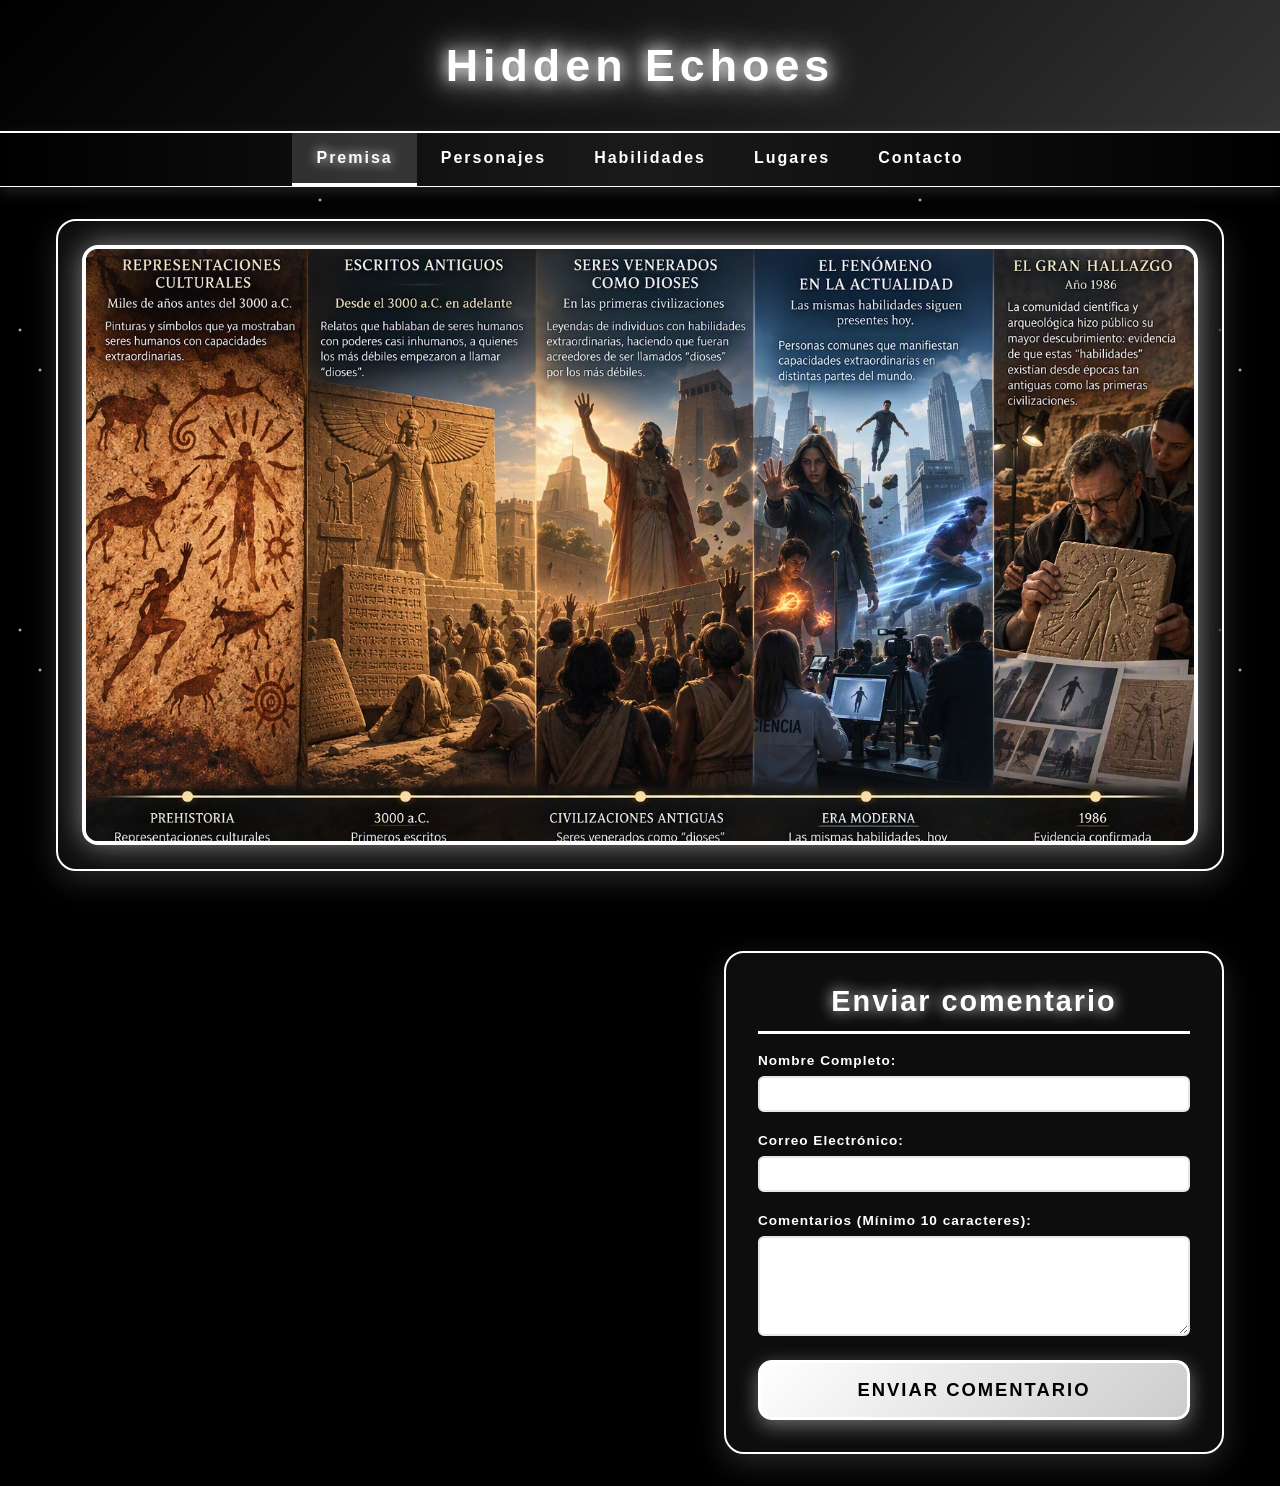
<file: index.html>
<!DOCTYPE html>
<html lang="es">
<head>
    <meta charset="UTF-8">
    <meta name="viewport" content="width=device-width, initial-scale=1.0">
    <title>Premisa - Hidden Echoes</title>
    <link rel="stylesheet" href="1pagina.css">
</head>
<body style="margin:0; padding:0; font-family:'Segoe UI', Tahoma, Geneva, Verdana, sans-serif; color:#ffffff; min-height:100vh; background-color:#000000; background-image: radial-gradient(2px 2px at 20px 30px, #ffffff, transparent), radial-gradient(2px 2px at 40px 70px, #ffffff, transparent), radial-gradient(1px 1px at 90px 40px, #ffffff, transparent), radial-gradient(1px 1px at 130px 80px, #ffffff, transparent), radial-gradient(2px 2px at 160px 120px, #ffffff, transparent), radial-gradient(1px 1px at 200px 30px, #ffffff, transparent), radial-gradient(2px 2px at 240px 160px, #ffffff, transparent), radial-gradient(1px 1px at 280px 90px, #ffffff, transparent), radial-gradient(2px 2px at 320px 200px, #ffffff, transparent), radial-gradient(1px 1px at 360px 50px, #ffffff, transparent), radial-gradient(2px 2px at 400px 140px, #ffffff, transparent), radial-gradient(1px 1px at 440px 220px, #ffffff, transparent), radial-gradient(2px 2px at 480px 100px, #ffffff, transparent), radial-gradient(1px 1px at 520px 180px, #ffffff, transparent), radial-gradient(2px 2px at 560px 60px, #ffffff, transparent); background-size: 600px 300px; background-attachment: fixed; animation: estrellas 60s linear infinite;">

    <header style="background: linear-gradient(135deg, #000000 0%, #1a1a1a 60%, #333333 100%); padding:2.5rem 1rem; text-align:center; box-shadow:0 6px 25px rgba(255,255,255,0.15); border-bottom:2px solid #ffffff; position:relative; overflow:hidden;">
        <h1 style="color:#ffffff; margin:0; font-size:2.8rem; letter-spacing:5px; text-shadow:0 0 15px #ffffff, 0 0 30px #cccccc, 0 0 45px #999999;">Hidden Echoes</h1>
    </header>

    <nav class="barrasuper" style="background: linear-gradient(90deg, #000000, #1a1a1a, #000000); box-shadow:0 4px 15px rgba(255,255,255,0.15); position:sticky; top:0; z-index:100; border-bottom:1px solid #ffffff;">
        <ul style="list-style:none; margin:0; padding:0; display:flex; justify-content:center; flex-wrap:wrap;">
            <li><a href="index.html" class="activo" style="display:block; background:rgba(255,255,255,0.15); color:#ffffff; text-decoration:none; padding:1rem 1.5rem; font-weight:600; letter-spacing:2px; text-shadow:0 0 12px #ffffff; border-bottom:3px solid #ffffff;">Premisa</a></li>
            <li><a href="personajesc.html" style="display:block; color:#ffffff; text-decoration:none; padding:1rem 1.5rem; font-weight:600; letter-spacing:2px;">Personajes</a></li>
            <li><a href="habilidadesb.html" style="display:block; color:#ffffff; text-decoration:none; padding:1rem 1.5rem; font-weight:600; letter-spacing:2px;">Habilidades</a></li>
            <li><a href="lugares.html" style="display:block; color:#ffffff; text-decoration:none; padding:1rem 1.5rem; font-weight:600; letter-spacing:2px;">Lugares</a></li>
            <li><a href="contactob.html" style="display:block; color:#ffffff; text-decoration:none; padding:1rem 1.5rem; font-weight:600; letter-spacing:2px;">Contacto</a></li>
        </ul>
    </nav>

    <!-- Contenedor general de la página -->
    <main class="conteprinci-vertical" style="max-width:1200px; margin:2rem auto; padding:0 1rem;">

        <!-- Bloque de la Foto Resumen -->
        <div class="contemicrofoto" style="background:rgba(255,255,255,0.05); backdrop-filter:blur(8px); border-radius:20px; padding:1.5rem; margin-bottom:2rem; box-shadow:0 10px 30px rgba(255,255,255,0.15); border:2px solid #ffffff; text-align:center;">
            <img src="imgpm/premisa.jpg" alt="Representación arqueológica de las primeras habilidades" class="imgpremi" style="max-width:100%; height:auto; border-radius:16px; border:4px solid #ffffff; box-shadow:0 0 30px rgba(255,255,255,0.5);">
        </div>

        <!-- Contenedor exclusivo para enviar el formulario a la esquina inferior derecha -->
        <div class="alineacion-formulario" style="display:flex; justify-content:flex-end;">
            <div class="form-container" style="width:100%; max-width:500px; background:rgba(255,255,255,0.05); backdrop-filter:blur(8px); border-radius:20px; padding:2rem; box-shadow:0 10px 30px rgba(255,255,255,0.15); border:2px solid #ffffff;">
                <h2 style="color:#ffffff; text-align:center; font-size:1.8rem; text-shadow:0 0 15px #ffffff; border-bottom:3px solid #ffffff; padding-bottom:0.8rem; margin-top:0; letter-spacing:2px;">Enviar comentario</h2>
                <div id="mensaje-confirmacion" class="oculto"></div>
                
                <form id="formulario-registro" action="#" method="POST" novalidate>
                    <div class="form-group" style="margin-bottom:1.3rem;">
                        <label for="nombre" style="display:block; margin-bottom:0.5rem; color:#ffffff; font-weight:600; letter-spacing:1px;">Nombre Completo:</label>
                        <input type="text" id="nombre" name="nombre" required minlength="3" placeholder="Inserte Nickname chévere" style="width:100%; padding:0.85rem 1rem; border:2px solid #ffffff; border-radius:12px; font-family:inherit; font-size:1rem; background:rgba(0,0,0,0.6); color:#ffffff; box-sizing:border-box; outline:none;">
                        <span class="error-msg" id="error-nombre" style="color:#ff6b6b; font-size:0.9rem; margin-top:0.3rem; display:block; font-weight:600;"></span>
                    </div>
                    
                    <div class="form-group" style="margin-bottom:1.3rem;">
                        <label for="correo" style="display:block; margin-bottom:0.5rem; color:#ffffff; font-weight:600; letter-spacing:1px;">Correo Electrónico:</label>
                        <input type="email" id="correo" name="correo" required placeholder="correo@example.com" style="width:100%; padding:0.85rem 1rem; border:2px solid #ffffff; border-radius:12px; font-family:inherit; font-size:1rem; background:rgba(0,0,0,0.6); color:#ffffff; box-sizing:border-box; outline:none;">
                        <span class="error-msg" id="error-correo" style="color:#ff6b6b; font-size:0.9rem; margin-top:0.3rem; display:block; font-weight:600;"></span>
                    </div>    
                    
                    <div class="form-group" style="margin-bottom:1.3rem;">
                        <label for="comentario" style="display:block; margin-bottom:0.5rem; color:#ffffff; font-weight:600; letter-spacing:1px;">Comentarios (Mínimo 10 caracteres):</label>
                        <textarea id="comentario" name="comentario" required minlength="10" rows="4" placeholder="Escribe aquí tu opinión..." style="width:100%; padding:0.85rem 1rem; border:2px solid #ffffff; border-radius:12px; font-family:inherit; font-size:1rem; background:rgba(0,0,0,0.6); color:#ffffff; box-sizing:border-box; outline:none; resize:vertical; min-height:100px;"></textarea>
                        <span class="error-msg" id="error-comentario" style="color:#ff6b6b; font-size:0.9rem; margin-top:0.3rem; display:block; font-weight:600;"></span>
                    </div>
                    
                    <button type="submit" style="display:block; width:100%; padding:1rem; background:linear-gradient(135deg, #ffffff, #cccccc); color:#000000; border:3px solid #ffffff; border-radius:14px; font-size:1.15rem; font-weight:bold; letter-spacing:2px; cursor:pointer; box-shadow:0 6px 20px rgba(255,255,255,0.4); text-transform:uppercase;">Enviar Comentario</button>
                </form>
            </div>
        </div>

    </main>

    <!-- Animación de fondo estelar -->
    <style>
        @keyframes estrellas {
            0% { background-position: 0 0; }
            100% { background-position: 600px 300px; }
        }
        .barrasuper a:hover {
            background: rgba(255,255,255,0.1);
            text-shadow: 0 0 15px #ffffff;
            transition: all 0.4s ease;
        }
        .form-group input::placeholder,
        .form-group textarea::placeholder {
            color: rgba(255,255,255,0.5);
        }
        .form-group input:focus,
        .form-group textarea:focus {
            border-color: #ffffff;
            box-shadow: 0 0 20px rgba(255,255,255,0.7);
            background: rgba(0,0,0,0.8);
        }
        button[type="submit"]:hover {
            background: linear-gradient(135deg, #cccccc, #ffffff);
            box-shadow: 0 12px 30px rgba(255,255,255,0.7);
            transform: translateY(-3px);
        }
        .imgpremi:hover {
            box-shadow: 0 0 50px rgba(255,255,255,0.9);
            transform: scale(1.01);
            transition: all 0.5s ease;
        }
    </style>

    <script src="1pagina.js"></script>
</body>
</html>
</file>
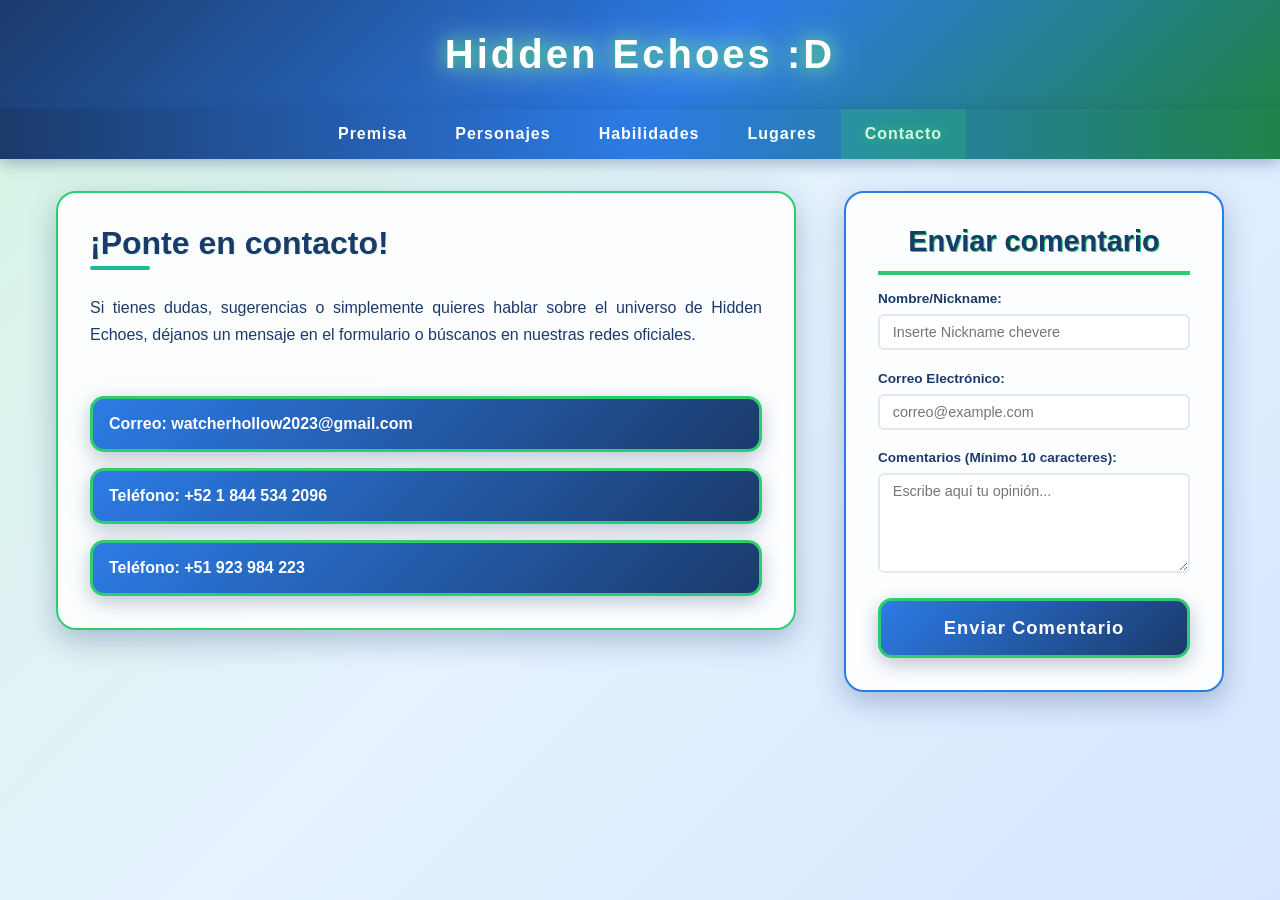
<file: contactob.html>
<!DOCTYPE html>
<html lang="es">
<head>
    <meta charset="UTF-8">
    <meta name="viewport" content="width=device-width, initial-scale=1.0">
    <title>Contacto - Hidden Echoes :D</title>
    <link rel="stylesheet" href="1esticont.css">
</head>
<body style="margin:0; padding:0; font-family:'Segoe UI', Tahoma, Geneva, Verdana, sans-serif; background: linear-gradient(135deg, #d5f5e3 0%, #e6f2ff 50%, #d6e6ff 100%); background-attachment: fixed; color:#1b3a6b; min-height:100vh;">

    <header style="background: linear-gradient(135deg, #1b3a6b 0%, #2c7be5 55%, #1e8449 100%); padding:2rem 1rem; text-align:center; box-shadow:0 6px 25px rgba(27,58,107,0.35);">
        <h1 style="color:#ffffff; margin:0; font-size:2.5rem; letter-spacing:3px; text-shadow:0 0 15px #2ecc71, 0 0 30px #d6e6ff;">Hidden Echoes :D</h1>
    </header>

    <nav class="barrasuper" style="background: linear-gradient(90deg, #1b3a6b, #2c7be5, #1e8449); box-shadow:0 4px 15px rgba(27,58,107,0.35); position:sticky; top:0; z-index:100;">
        <ul style="list-style:none; margin:0; padding:0; display:flex; justify-content:center; flex-wrap:wrap;">
            <li><a href="index.html" style="display:block; color:#ffffff; text-decoration:none; padding:1rem 1.5rem; font-weight:600; letter-spacing:1px;">Premisa</a></li>
            <li><a href="personajesc.html" style="display:block; color:#ffffff; text-decoration:none; padding:1rem 1.5rem; font-weight:600; letter-spacing:1px;">Personajes</a></li>
            <li><a href="habilidadesb.html" style="display:block; color:#ffffff; text-decoration:none; padding:1rem 1.5rem; font-weight:600; letter-spacing:1px;">Habilidades</a></li>
            <li><a href="lugares.html" style="display:block; color:#ffffff; text-decoration:none; padding:1rem 1.5rem; font-weight:600; letter-spacing:1px;">Lugares</a></li>
            <li><a href="contactob.html" class="activo" style="display:block; background:rgba(46,204,113,0.25); color:#d5f5e3; text-decoration:none; padding:1rem 1.5rem; font-weight:600; letter-spacing:1px; text-shadow:0 0 12px #2ecc71;">Contacto</a></li>
        </ul>
    </nav>

    <main class="conteprinci" style="max-width:1200px; margin:2rem auto; padding:0 1rem;">

        <section class="infocon" style="background:rgba(255,255,255,0.9); backdrop-filter:blur(8px); border-radius:20px; padding:2rem; margin-bottom:2rem; box-shadow:0 10px 30px rgba(27,58,107,0.3); border:2px solid #2ecc71;">
            <h2 style="color:#1b3a6b; font-size:2rem; margin-top:0; text-shadow:1px 1px 0 #d5f5e3;">¡Ponte en contacto!</h2>
            <p style="line-height:1.7; color:#1b3a6b; font-size:1rem; text-align:justify;">Si tienes dudas, sugerencias o simplemente quieres hablar sobre el universo de Hidden Echoes, déjanos un mensaje en el formulario o búscanos en nuestras redes oficiales.</p>

            <div class="redescon" style="display:flex; flex-direction:column; gap:1rem; margin-top:1.5rem;">
                <button class="itemcopiar" data-copiar="watcherhollow2023@gmail.com" style="background:linear-gradient(135deg,#2c7be5,#1b3a6b); color:#ffffff; border:3px solid #2ecc71; border-radius:14px; padding:1rem; font-size:1rem; font-weight:600; cursor:pointer; text-align:left; box-shadow:0 6px 20px rgba(27,58,107,0.3); position:relative;">
                    <span><strong>Correo:</strong> watcherhollow2023@gmail.com</span>
                    <span class="alercopia">¡Copiado!</span>
                </button>
                <button class="itemcopiar" data-copiar="+52 1 844 534 2096" style="background:linear-gradient(135deg,#2c7be5,#1b3a6b); color:#ffffff; border:3px solid #2ecc71; border-radius:14px; padding:1rem; font-size:1rem; font-weight:600; cursor:pointer; text-align:left; box-shadow:0 6px 20px rgba(27,58,107,0.3); position:relative;">
                    <span><strong>Teléfono:</strong> +52 1 844 534 2096</span>
                    <span class="alercopia">¡Copiado!</span>
                </button>
                <button class="itemcopiar" data-copiar="+51 923 984 223" style="background:linear-gradient(135deg,#2c7be5,#1b3a6b); color:#ffffff; border:3px solid #2ecc71; border-radius:14px; padding:1rem; font-size:1rem; font-weight:600; cursor:pointer; text-align:left; box-shadow:0 6px 20px rgba(27,58,107,0.3); position:relative;">
                    <span><strong>Teléfono:</strong> +51 923 984 223</span>
                    <span class="alercopia">¡Copiado!</span>
                </button>
            </div>
        </section>

        <div class="form-container" style="background:rgba(255,255,255,0.92); backdrop-filter:blur(8px); border-radius:20px; padding:2rem; margin-bottom:2rem; box-shadow:0 10px 30px rgba(27,58,107,0.3); border:2px solid #2c7be5;">
            <h2 style="color:#1b3a6b; text-align:center; font-size:1.8rem; text-shadow:1px 1px 0 #2ecc71; border-bottom:4px solid #2ecc71; padding-bottom:0.8rem; margin-top:0;">Enviar comentario</h2>
            <div id="mensaje-confirmacion" class="oculto"></div>
            <form id="formulario-registro" action="#" method="POST" novalidate>
                <div class="form-group" style="margin-bottom:1.3rem;">
                    <label for="nombre" style="display:block; margin-bottom:0.5rem; color:#1b3a6b; font-weight:600;">Nombre/Nickname:</label>
                    <input type="text" id="nombre" name="nombre" required minlength="3" placeholder="Inserte Nickname chevere" style="width:100%; padding:0.85rem 1rem; border:2px solid #2ecc71; border-radius:12px; font-family:inherit; font-size:1rem; background:#ffffff; color:#1b3a6b; box-sizing:border-box;">
                    <span class="error-msg" id="error-nombre" style="color:#d63384; font-size:0.9rem; margin-top:0.3rem; display:block; font-weight:600;"></span>
                </div>
                <div class="form-group" style="margin-bottom:1.3rem;">
                    <label for="correo" style="display:block; margin-bottom:0.5rem; color:#1b3a6b; font-weight:600;">Correo Electrónico:</label>
                    <input type="email" id="correo" name="correo" required placeholder="correo@example.com" style="width:100%; padding:0.85rem 1rem; border:2px solid #2ecc71; border-radius:12px; font-family:inherit; font-size:1rem; background:#ffffff; color:#1b3a6b; box-sizing:border-box;">
                    <span class="error-msg" id="error-correo" style="color:#d63384; font-size:0.9rem; margin-top:0.3rem; display:block; font-weight:600;"></span>
                </div>    
                <div class="form-group" style="margin-bottom:1.3rem;">
                    <label for="comentario" style="display:block; margin-bottom:0.5rem; color:#1b3a6b; font-weight:600;">Comentarios (Mínimo 10 caracteres):</label>
                    <textarea id="comentario" name="comentario" required minlength="10" rows="4" placeholder="Escribe aquí tu opinión..." style="width:100%; padding:0.85rem 1rem; border:2px solid #2ecc71; border-radius:12px; font-family:inherit; font-size:1rem; background:#ffffff; color:#1b3a6b; box-sizing:border-box; resize:vertical; min-height:100px;"></textarea>
                    <span class="error-msg" id="error-comentario" style="color:#d63384; font-size:0.9rem; margin-top:0.3rem; display:block; font-weight:600;"></span>
                </div>
                <button type="submit" style="display:block; width:100%; padding:1rem; background:linear-gradient(135deg,#2c7be5,#1b3a6b); color:#ffffff; border:3px solid #2ecc71; border-radius:14px; font-size:1.15rem; font-weight:bold; letter-spacing:1px; cursor:pointer; box-shadow:0 6px 20px rgba(27,58,107,0.3);">Enviar Comentario</button>
            </form>
        </div>
    </main>

    <script src="1pagina.js"></script>
</body>
</html>
</file>
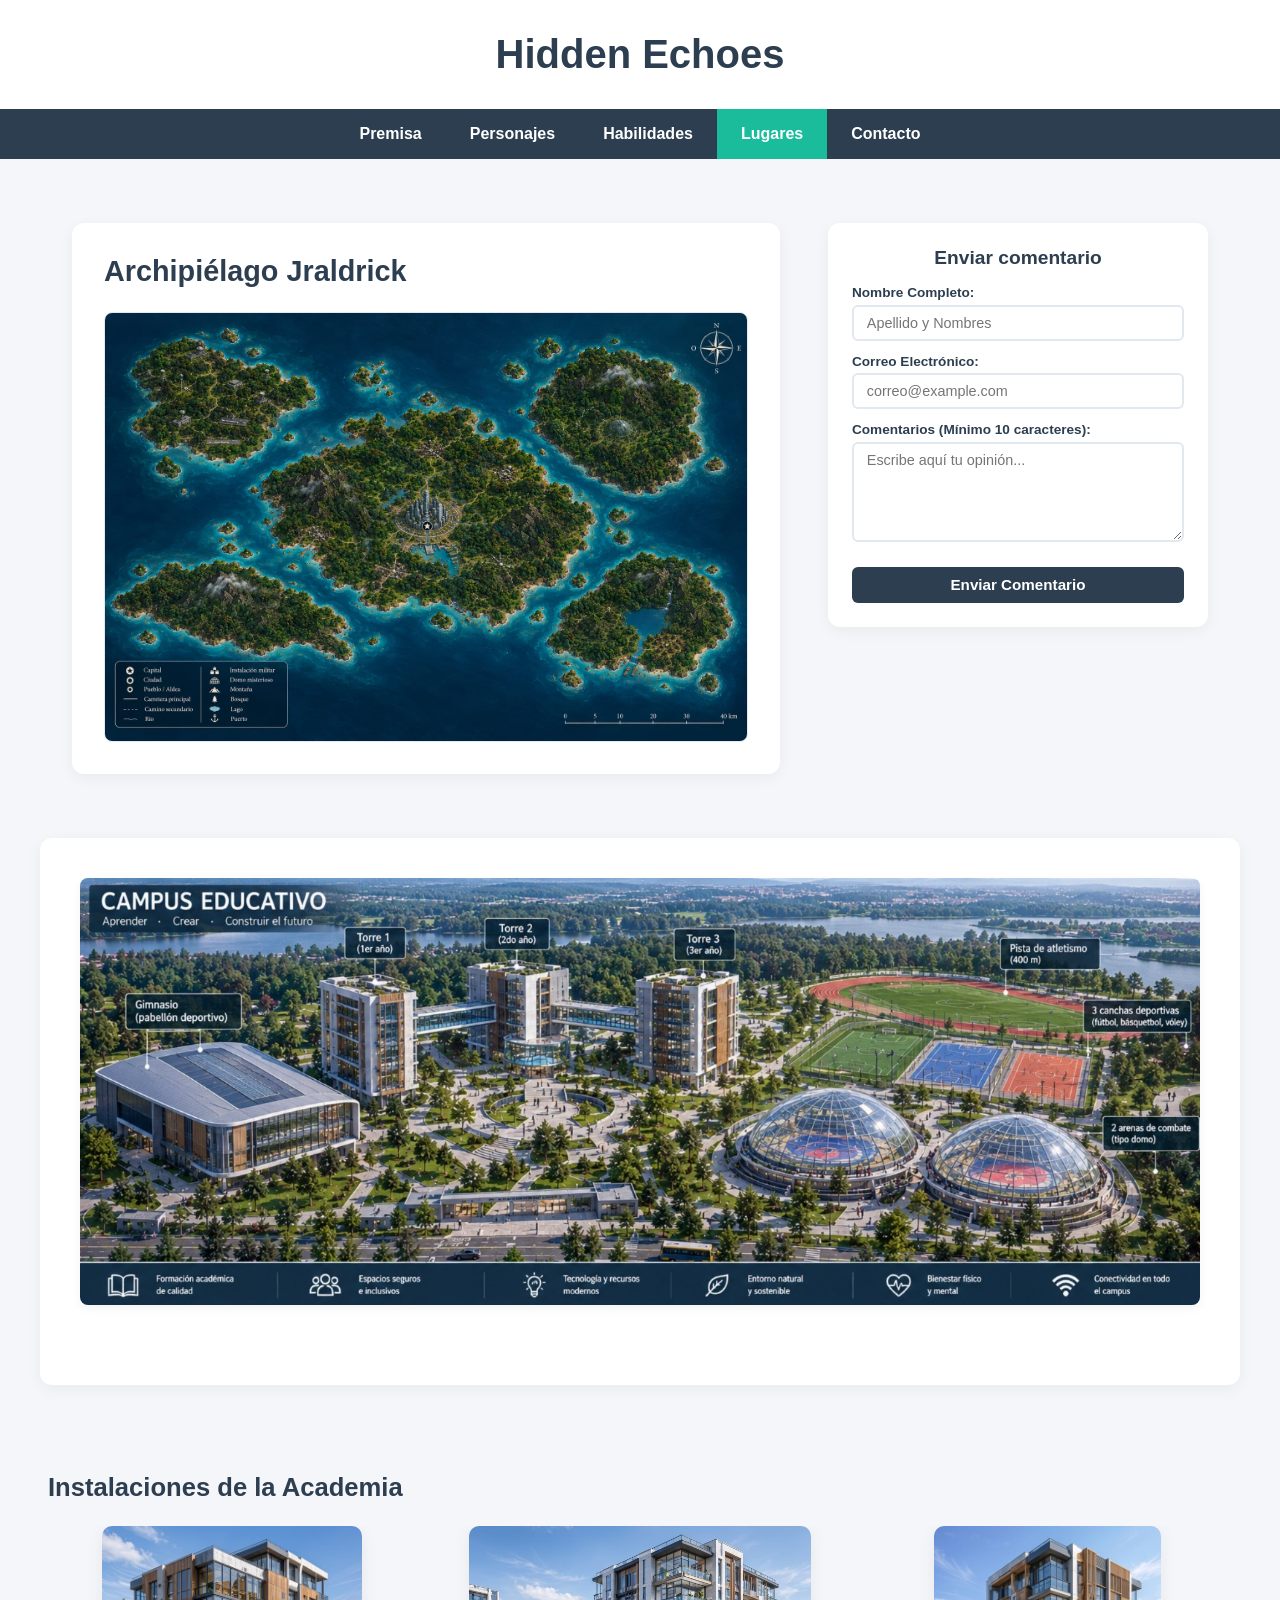
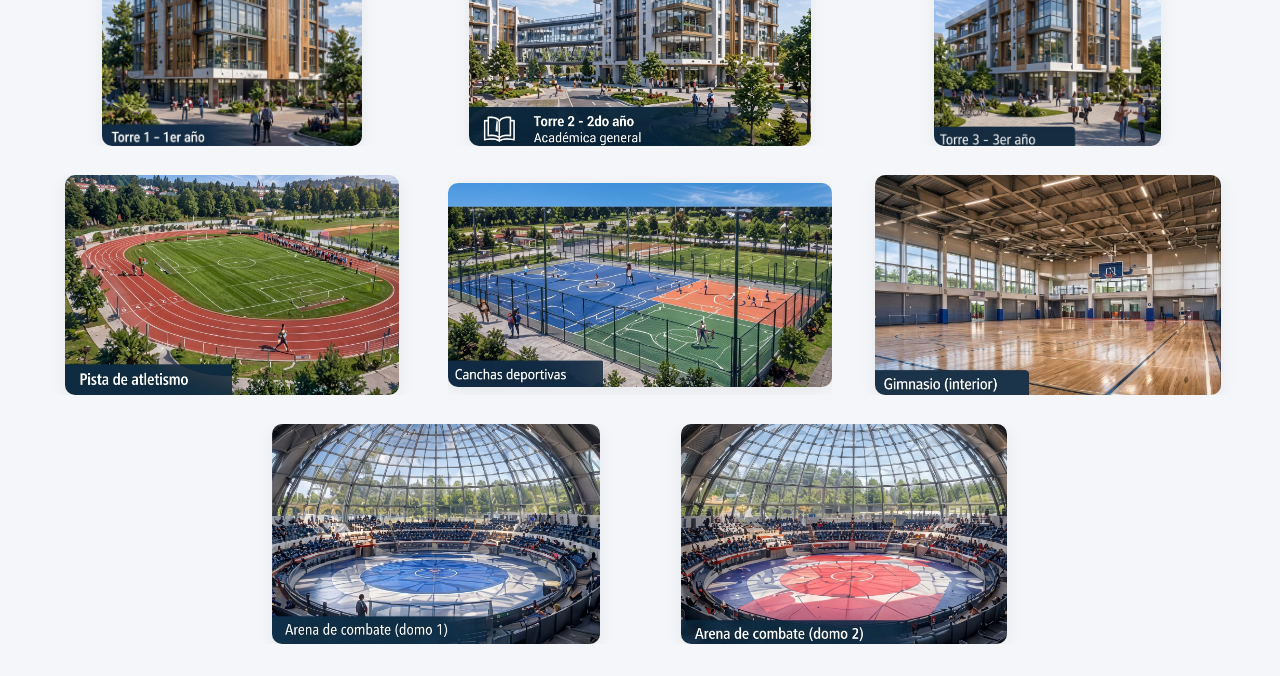
<file: lugares.html>
<!DOCTYPE html>
<html lang="es">
<head>
    <meta charset="UTF-8">
    <meta name="viewport" content="width=device-width, initial-scale=1.0">
    <title>Lugares - Hidden Echoes</title>
    <link rel="stylesheet" href="1estilg.css">
</head>
<body>

    <header>
        <h1>Hidden Echoes</h1>
    </header>

    <nav class="barrasuper">
        <ul>
            <li><a href="index.html">Premisa</a></li>
            <li><a href="personajesc.html">Personajes</a></li>
            <li><a href="habilidadesb.html">Habilidades</a></li>
            <li><a href="lugares.html" class="activo">Lugares</a></li>
            <li><a href="contactob.html">Contacto</a></li>
        </ul>
    </nav>
    <main class="conteprinci">
        <section class="bloquelugar">
            <div class="contemapa">
                <h2>Archipiélago Jraldrick</h2>
                <img src="imglg/archipielago.jpg" alt="Mapa del universo de Hidden Echoes" class="imgmapa">
            </div>
        </section>
        <div class="form-container">
            <h2>Enviar comentario</h2>
            <div id="mensaje-confirmacion" class="oculto"></div>
            <form id="formulario-registro" action="#" method="POST" novalidate>
                <div class="form-group">
                    <label for="nombre">Nombre Completo:</label>
                    <input type="text" id="nombre" name="nombre" required minlength="3" placeholder="Apellido y Nombres">
                    <span class="error-msg" id="error-nombre"></span>
                </div>
                <div class="form-group">
                    <label for="correo">Correo Electrónico:</label>
                    <input type="email" id="correo" name="correo" required placeholder="correo@example.com">
                    <span class="error-msg" id="error-correo"></span>
                </div>    
                <div class="form-group">
                    <label for="comentario">Comentarios (Mínimo 10 caracteres):</label>
                    <textarea id="comentario" name="comentario" required minlength="10" rows="4" placeholder="Escribe aquí tu opinión..."></textarea>
                    <span class="error-msg" id="error-comentario"></span>
                </div>
                
                <button type="submit">Enviar Comentario</button>
            </form>
        </div>
    </main>
    <section class="escenario">
        <div class="rejiluga">
            <article class="tarjeluga">
                <div class="contenedorlugar">
                    <div class="fotolugar" id="fotoklein" title="Haz clic para ver la historia de la academia">
                        <img src="imglg/Klein.jpg" alt="Instalaciones de la Academia Klein" class="imgfoto">
                    </div>
                    <div class="infoluga" id="texto-klein">
                        <h2>Academia Klein</h2>
                        <p>Fundada en el (2150/2202) por Arthur Kleim, empezó como una escuela pequeña con el objetivo de guiar a las promesas locales en el desarrollo de sus habilidades, pero conforme pasaba el tiempo, logró captar la atención debido a los logros de sus egresados y posteriormente pasó a estar en los ojos del mundo.</p>
                        <p>Aun habiendo pasado cerca de 30 años desde el fallecimiento de Arthur Kleim y 50 años de su creación, el objetivo de la escuela no ha cambiado; todo lo contrario. Enfocó sus esfuerzos en recibir y apoyar a los jóvenes del mundo, ofreciendo becas académicas en base al talento de los postulantes.</p>
                        <p>Tras tantos años, la escuela cuenta con instalaciones de vanguardia, un excepcional sistema de seguridad y una plana docente altamente capacitada para lidiar con los estudiantes y sus variadas habilidades.</p>
                    </div>

                </div>
            </article>
            <div class="instaconte">
                <h3 class="tituinsta">Instalaciones de la Academia</h3>
                <div class="mosaiinsta">
                    <div class="filainsta fila-tres">
                    <div class="cuadroinsta"><img src="imglg/torre1.jpg" alt="Torre 1"></div>
                    <div class="cuadroinsta"><img src="imglg/torre2.jpg" alt="Torre 2"></div>
                    <div class="cuadroinsta"><img src="imglg/torre3.jpg" alt="Torre 3"></div>
                </div>
                <div class="filainsta fila-tres">
                    <div class="cuadroinsta"><img src="imglg/pista.jpg" alt="Pista de atletismo"></div>
                    <div class="cuadroinsta"><img src="imglg/canchas.jpg" alt="Canchas deportivas"></div>
                    <div class="cuadroinsta"><img src="imglg/gimnasioin.jpg" alt="Gimnasio interno"></div>
                </div>
                <div class="filainsta fila-dos">
                    <div class="cuadroinsta"><img src="imglg/domo1.jpg" alt="Domo 1"></div>
                    <div class="cuadroinsta"><img src="imglg/domo2.jpg" alt="Domo 2"></div>
                </div>
            </div>
        </div>
    </section>

    <script src="1pagina.js"></script>
</body>
</html>
</file>
<file: 1pagina.css>
* {
    margin: 0;
    padding: 0;
    box-sizing: border-box;
    font-family: 'Segoe UI', Tahoma, Geneva, Verdana, sans-serif;
}

body {
    background-color: #f4f6f9;
    color: #333;
    display: flex;
    flex-direction: column;
    min-height: 100vh;
}

header {
    background-color: #ffffff;
    padding: 2rem 1rem;
    text-align: center;
}

header h1 {
    color: #2c3e50;
    font-size: 2.5rem;
}

.barrasuper {
    background-color: #2c3e50;
}

.barrasuper ul {
    list-style: none;
    display: flex;
    justify-content: center;
}

.barrasuper a {
    display: block;
    color: #ffffff;
    text-decoration: none;
    padding: 1rem 1.5rem;
    font-weight: bold;
    transition: all 0.3s ease;
}

.barrasuper a:hover {
    background-color: #34495e;
    color: #1abc9c;
}

.barrasuper a.activo {
    background-color: #1abc9c;
    color: white;
}

.conteprinci-vertical {
    display: flex;
    flex-direction: column;
    gap: 3rem;         
    width: 100%;
    max-width: 1200px; 
    margin: 4rem auto;
    padding: 0 2rem;
}

.contemicrofoto {
    background: #ffffff;
    padding: 2rem;
    border-radius: 12px;
    box-shadow: 0 4px 15px rgba(0, 0, 0, 0.05);
    width: 100%; 
}

.imgpremi {
    display: block;
    width: 100%;
    height: auto;
    max-height: 600px;  
    object-fit: cover; 
    border-radius: 8px;
    border: 1px solid #e2e8f0;
}

.alineacion-formulario {
    display: flex;
    width: 100%;
    justify-content: flex-end; 
}

.form-container {
    background: #ffffff;
    padding: 2rem;
    border-radius: 12px;
    box-shadow: 0 4px 15px rgba(0,0,0,0.05);
    text-align: left;
    width: 100%;
    max-width: 380px; 
}

.form-container h2 {
    color: #2c3e50;
    font-size: 1.2rem;
    margin-bottom: 1.2rem;
    text-align: center;
}

.form-group {
    margin-bottom: 0.8rem;
}

.form-group label {
    display: block;
    margin-bottom: 0.3rem;
    color: #2c3e50;
    font-weight: 600;
    font-size: 0.85rem;
}

.form-container input[type="text"],
.form-container input[type="email"],
.form-container textarea {
    width: 100% !important;
    padding: 0.5rem 0.8rem !important;
    border: 2px solid #e2e8f0 !important;
    border-radius: 6px !important;
    font-size: 0.9rem !important;
    font-family: 'Segoe UI', Tahoma, Geneva, Verdana, sans-serif !important;
    outline: none !important;
    background-color: #ffffff !important;
    box-sizing: border-box !important; 
    transition: border-color 0.2s ease, background-color 0.2s ease !important;
}

.form-container textarea {
    resize: vertical !important;
    min-height: 100px !important;
}

.form-container input[type="text"]:focus,
.form-container input[type="email"]:focus,
.form-container textarea:focus {
    border-color: #1abc9c !important;
    background-color: #fcfcfc !important;
}

.error-msg {
    color: #e74c3c;
    font-size: 0.75rem;
    display: block;
    margin-top: 0.2rem;
}

.form-container button[type="submit"] {
    width: 100%;
    background-color: #2c3e50;
    color: white;
    border: none;
    padding: 0.6rem;
    font-size: 0.95rem;
    font-weight: bold;
    border-radius: 6px;
    cursor: pointer;
    margin-top: 0.5rem;
    transition: background 0.2s ease;
}

.form-container button[type="submit"]:hover {
    background-color: #1abc9c;
}

.oculto {
    display: none;
}

@media (max-width: 900px) {
    .conteprinci-vertical {
        margin: 2rem auto;
        padding: 0 1rem;
        gap: 2rem;
    }

    .barrasuper ul {
        flex-wrap: wrap;
    }

    .barrasuper a {
        padding: 0.8rem 1rem;
    }

    .alineacion-formulario {
        justify-content: center; 
    }

    .form-container {
        max-width: 100%; 
    }
}
</file>
<file: 1esticont.css>
* {
    margin: 0;
    padding: 0;
    box-sizing: border-box;
    font-family: 'Segoe UI', Tahoma, Geneva, Verdana, sans-serif;
}

/* CORREGIDO: Eliminadas las dos columnas rígidas que tiraban todo a un lado */
body {
    background-color: #f4f6f9;
    color: #333;
    display: flex;
    flex-direction: column;
    min-height: 100vh;
}

header {
    background-color: #ffffff;
    padding: 2rem 1rem;
    text-align: center;
}

header h1 {
    color: #2c3e50;
    font-size: 2.5rem;
}

.barrasuper {
    background-color: #2c3e50;
}

.barrasuper ul {
    list-style: none;
    display: flex;
    justify-content: center;
}

.barrasuper a {
    display: block;
    color: #ffffff;
    text-decoration: none;
    padding: 1rem 1.5rem;
    font-weight: bold;
    transition: all 0.3s ease;
}

.barrasuper a:hover {
    background-color: #34495e;
    color: #1abc9c;
}

.barrasuper a.activo {
    background-color: #1abc9c;
    color: white;
}

/* CENTRADO DEFINITIVO: Ahora las dos columnas flotan perfectamente en el medio */
.conteprinci {
    display: grid;
    grid-template-columns: 1fr 380px; 
    gap: 3rem;
    width: 100%;
    max-width: 1100px;
    margin: 4rem auto; 
    padding: 0 2rem;
    justify-content: center; 
    align-items: start; /* Alinea los elementos desde arriba para que se vean parejos */
}

.infocon {
    background: #ffffff;
    padding: 2.5rem;
    border-radius: 12px;
    box-shadow: 0 4px 15px rgba(0, 0, 0, 0.05);
    text-align: left;
    display: flex;
    flex-direction: column;
    gap: 1.5rem;
}

.infocon h2 {
    color: #2c3e50;
    font-size: 2rem;
    position: relative;
    padding-bottom: 0.5rem;
}

.infocon h2::after {
    content: '';
    position: absolute;
    bottom: 0;
    left: 0;
    width: 60px;
    height: 4px;
    background-color: #1abc9c;
    border-radius: 2px;
}

.infocon p {
    font-size: 1.05rem;
    line-height: 1.6;
    color: #555;
}

.redescon {
    display: flex;
    flex-direction: column;
    gap: 1rem;
    margin-top: 1rem;
}

.itemcopiar {
    background: #f8fafc;
    border: 1px solid #e2e8f0;
    padding: 0.8rem 1.2rem;
    border-radius: 8px;
    text-align: left;
    font-size: 0.95rem;
    color: #2c3e50;
    cursor: pointer;
    position: relative;
    display: flex;
    justify-content: space-between;
    align-items: center;
    transition: all 0.2s ease;
    width: 100%;
}

.itemcopiar:hover {
    border-color: #1abc9c;
    background: #ffffff;
    transform: translateX(3px);
}

.alercopia {
    background-color: #1abc9c;
    color: white;
    font-size: 0.75rem;
    padding: 2px 8px;
    border-radius: 4px;
    opacity: 0;
    transition: opacity 0.3s ease;
}

/* Sincronizado para asegurar la animación con JavaScript */
.itemcopiar.activocopia .alercopia {
    opacity: 1;
}

.form-container {
    background: #ffffff;
    padding: 1.5rem;
    border-radius: 12px;
    box-shadow: 0 4px 15px rgba(0,0,0,0.05);
    align-self: start; 
    text-align: left;
    width: 100%;
}

.form-container h2 {
    color: #2c3e50;
    font-size: 1.2rem;
    margin-bottom: 1rem;
    text-align: center;
}

.form-group {
    margin-bottom: 0.8rem;
}

.form-group label {
    display: block;
    margin-bottom: 0.3rem;
    color: #2c3e50;
    font-weight: 600;
    font-size: 0.85rem;
}

.form-container input[type="text"],
.form-container input[type="email"],
.form-container textarea {
    width: 100% !important;
    padding: 0.5rem 0.8rem !important;
    border: 2px solid #e2e8f0 !important;
    border-radius: 6px !important;
    font-size: 0.9rem !important;
    font-family: 'Segoe UI', Tahoma, Geneva, Verdana, sans-serif !important;
    outline: none !important;
    background-color: #ffffff !important;
    box-sizing: border-box !important; 
    transition: border-color 0.2s ease, background-color 0.2s ease !important;
}

.form-container textarea {
    resize: vertical !important;
    min-height: 100px !important;
}

.form-container input[type="text"]:focus,
.form-container input[type="email"]:focus,
.form-container textarea:focus {
    border-color: #1abc9c !important;
    background-color: #fcfcfc !important;
}

.error-msg {
    color: #e74c3c;
    font-size: 0.75rem;
    display: block;
    margin-top: 0.2rem;
}

.form-container button[type="submit"] {
    width: 100%;
    background-color: #2c3e50;
    color: white;
    border: none;
    padding: 0.6rem;
    font-size: 0.95rem;
    font-weight: bold;
    border-radius: 6px;
    cursor: pointer;
    margin-top: 0.5rem;
    transition: background 0.2s ease;
}

.form-container button[type="submit"]:hover {
    background-color: #1abc9c;
}

.oculto {
    display: none;
}

/* CORREGIDO Y AMPLIADO: Ajustes fluidos para celulares */
@media (max-width: 900px) {
    .conteprinci {
        grid-template-columns: 1fr; /* Apila el formulario debajo de la información */
        margin: 2rem auto;
        padding: 0 1rem;
        gap: 2rem;
    }
    
    .barrasuper ul {
        flex-wrap: wrap;
    }

    .barrasuper a {
        padding: 0.8rem 1rem;
    }

    .form-container {
        margin: 0;
    }
}
</file>
<file: 1estilg.css>
* {
    margin: 0;
    padding: 0;
    box-sizing: border-box;
    font-family: 'Segoe UI', Tahoma, Geneva, Verdana, sans-serif;
}

body {
    background-color: #f4f6f9;
    color: #333;
    display: flex;
    flex-direction: column;
    min-height: 100vh;
}

header {
    background-color: #ffffff;
    padding: 2rem 1rem;
    text-align: center;
}

header h1 {
    color: #2c3e50;
    font-size: 2.5rem;
}

.barrasuper {
    background-color: #2c3e50;
}

.barrasuper ul {
    list-style: none;
    display: flex;
    justify-content: center;
}

.barrasuper a {
    display: block;
    color: #ffffff;
    text-decoration: none;
    padding: 1rem 1.5rem;
    font-weight: bold;
    transition: all 0.3s ease;
}

.barrasuper a:hover {
    background-color: #34495e;
    color: #1abc9c;
}

.barrasuper a.activo {
    background-color: #1abc9c;
    color: white;
}

.conteprinci {
    display: grid;
    grid-template-columns: minmax(0, 1fr) 380px; 
    gap: 3rem;
    align-items: start;
    width: 100%;
    max-width: 1200px;
    margin: 4rem auto 2rem auto;
    padding: 0 2rem;
    justify-content: center;
}

.bloquelugar {
    min-width: 0;
}

.contemapa {
    background: #ffffff;
    padding: 2rem;
    border-radius: 12px;
    box-shadow: 0 4px 15px rgba(0, 0, 0, 0.05);
    text-align: left;
}

.contemapa h2 {
    color: #2c3e50;
    margin-bottom: 1.5rem;
    font-size: 1.8rem;
}

.imgmapa {
    display: block;
    width: 100%;
    height: auto;
    border-radius: 8px;
    border: 1px solid #e2e8f0;
}

.escenario {
    width: 100%;
    padding: 2rem;
    box-sizing: border-box;
}

.rejiluga {
    width: 100%;
    max-width: 1200px;
    margin: 0 auto;
    display: flex;
    flex-direction: column;
    gap: 2rem;
}

.tarjeluga {
    background: #ffffff;
    padding: 2.5rem;
    border-radius: 12px;
    box-shadow: 0 4px 15px rgba(0, 0, 0, 0.05);
    width: 100%;
}

.contenedorlugar {
    display: flex;
    flex-direction: column;
    gap: 2.5rem;
    width: 100%;
    transition: all 0.5s ease-in-out;
}

.fotolugar {
    width: 100%;
    height: auto;
    max-height: 450px; 
    overflow: hidden;
    border-radius: 8px;
    cursor: pointer;
    position: relative;
    box-shadow: 0 4px 10px rgba(0,0,0,0.05);
    transition: all 0.5s cubic-bezier(0.25, 1, 0.5, 1);
    background-color: transparent;
}

.fotolugar:hover {
    box-shadow: 0 6px 15px rgba(26, 188, 156, 0.2);
}

.imgfoto {
    display: block;
    width: 100%;
    height: auto;
    object-fit: contain;
    transition: transform 0.3s ease;
}

.fotolugar:hover .imgfoto {
    transform: scale(1.02);
}

.infoluga {
    max-height: 0;
    opacity: 0;
    overflow: hidden;
    transform: translateY(15px);
    transition: max-height 0.5s ease, opacity 0.4s ease, transform 0.5s ease;
}

.infoluga h2 {
    color: #2c3e50;
    font-size: 1.8rem;
    margin-bottom: 1.5rem;
}

.infoluga p {
    font-size: 1.05rem;
    line-height: 1.7;
    color: #555;
    margin-bottom: 1.2rem;
    text-align: left;
}

.infoluga p:last-child {
    margin-bottom: 0;
}

@media (min-width: 901px) {

    .contenedorlugar.foto-encogida {
        flex-direction: row;
        align-items: start;
    }
    .contenedorlugar.foto-encogida .fotolugar {
        width: 40%; 
        height: auto; 
    }
    .contenedorlugar.foto-encogida .infoluga {
        width: 60%;
    }
}

.instaconte {
    width: 100%;
    margin-top: 3.5rem;
}

.tituinsta {
    color: #2c3e50;
    font-size: 1.6rem;
    margin-bottom: 1.5rem;
    text-align: left;
    padding-left: 0.5rem;
}

.mosaiinsta {
    display: flex;
    flex-direction: column;
    gap: 1.8rem; 
    width: 100%;
}

.filainsta {
    display: flex;
    gap: 1.5rem; 
    width: 100%;
}

.fila-tres, .fila-dos {
    justify-content: center;
}

.filainsta .cuadroinsta {
    width: calc((100% - (1.5rem * 2)) / 3); 
    height: 220px; 
    overflow: hidden; 
    background-color: transparent;
    border: none;
    box-shadow: none;
    display: flex;
    justify-content: center;
    align-items: center;
    transition: transform 0.3s ease;
}

.filainsta .cuadroinsta:hover {
    transform: translateY(-5px);
}

.cuadroinsta img {
    display: block;
    width: 100%;
    height: 100%;
    object-fit: cover;
    border-radius: 12px; 
    filter: drop-shadow(0px 4px 10px rgba(0, 0, 0, 0.06));
    transition: filter 0.3s ease, transform 0.3s ease;
}

.filainsta .cuadroinsta:hover img {
    filter: drop-shadow(0px 6px 15px rgba(26, 188, 156, 0.3));
}


.cuadroinsta img {
    display: block;
    width: auto;      
    height: auto;    
    max-width: 100%;  
    max-height: 100%; 
    border-radius: 10px;
    filter: drop-shadow(0px 4px 8px rgba(0, 0, 0, 0.06));
    transition: filter 0.3s ease;
}

.filainsta .cuadroinsta:hover img {
    filter: drop-shadow(0px 6px 12px rgba(26, 188, 156, 0.3));
}   

.contenedorlugar.foto-encogida .infoluga {
    max-height: 1000px;
    opacity: 1;
    transform: translateY(0);
}

.contenedorlugar.foto-encogida .avisoexplor {
    opacity: 0;
}

.form-container {
    background: #ffffff;
    padding: 1.5rem;
    border-radius: 12px;
    box-shadow: 0 4px 15px rgba(0,0,0,0.05);
    align-self: start; 
    text-align: left;
    width: 100%;
}

.form-container h2 {
    color: #2c3e50;
    font-size: 1.2rem;
    margin-bottom: 1rem;
    text-align: center;
}

.form-group {
    margin-bottom: 0.8rem;
}

.form-group label {
    display: block;
    margin-bottom: 0.3rem;
    color: #2c3e50;
    font-weight: 600;
    font-size: 0.85rem;
}

.form-container input[type="text"],
.form-container input[type="email"],
.form-container textarea {
    width: 100% !important;
    padding: 0.5rem 0.8rem !important;
    border: 2px solid #e2e8f0 !important;
    border-radius: 6px !important;
    font-size: 0.9rem !important;
    font-family: 'Segoe UI', Tahoma, Geneva, Verdana, sans-serif !important;
    outline: none !important;
    background-color: #ffffff !important;
    box-sizing: border-box !important; 
    transition: border-color 0.2s ease, background-color 0.2s ease !important;
}

.form-container textarea {
    resize: vertical !important;
    min-height: 100px !important;
}

.form-container input[type="text"]:focus,
.form-container input[type="email"]:focus,
.form-container textarea:focus {
    border-color: #1abc9c !important;
    background-color: #fcfcfc !important;
}

.error-msg {
    color: #e74c3c;
    font-size: 0.75rem;
    display: block;
    margin-top: 0.2rem;
}

.form-container button[type="submit"] {
    width: 100%;
    background-color: #2c3e50;
    color: white;
    border: none;
    padding: 0.6rem;
    font-size: 0.95rem;
    font-weight: bold;
    border-radius: 6px;
    cursor: pointer;
    margin-top: 0.5rem;
    transition: background 0.2s ease;
}

.form-container button[type="submit"]:hover {
    background-color: #1abc9c;
}

.oculto {
    display: none;
}

@media (max-width: 900px) {
    .conteprinci {
        grid-template-columns: 1fr; 
        margin: 2rem auto;
        padding: 0 1rem;
        gap: 2rem;
    }

    .escenario {
        padding: 1rem;
    }

    .fotolugar {
        height: 250px;
    }

    .barrasuper ul {
        flex-wrap: wrap;
    }

    .barrasuper a {
        padding: 0.8rem 1rem;
    }

    .form-container {
        margin: 0;
    }
    .filainsta {
        flex-wrap: wrap; 
        gap: 1rem;
    }
    
    .filainsta .cuadroinsta {
        width: calc((100% - 1rem) / 2);
        height: 180px;
    }
}
</file>
